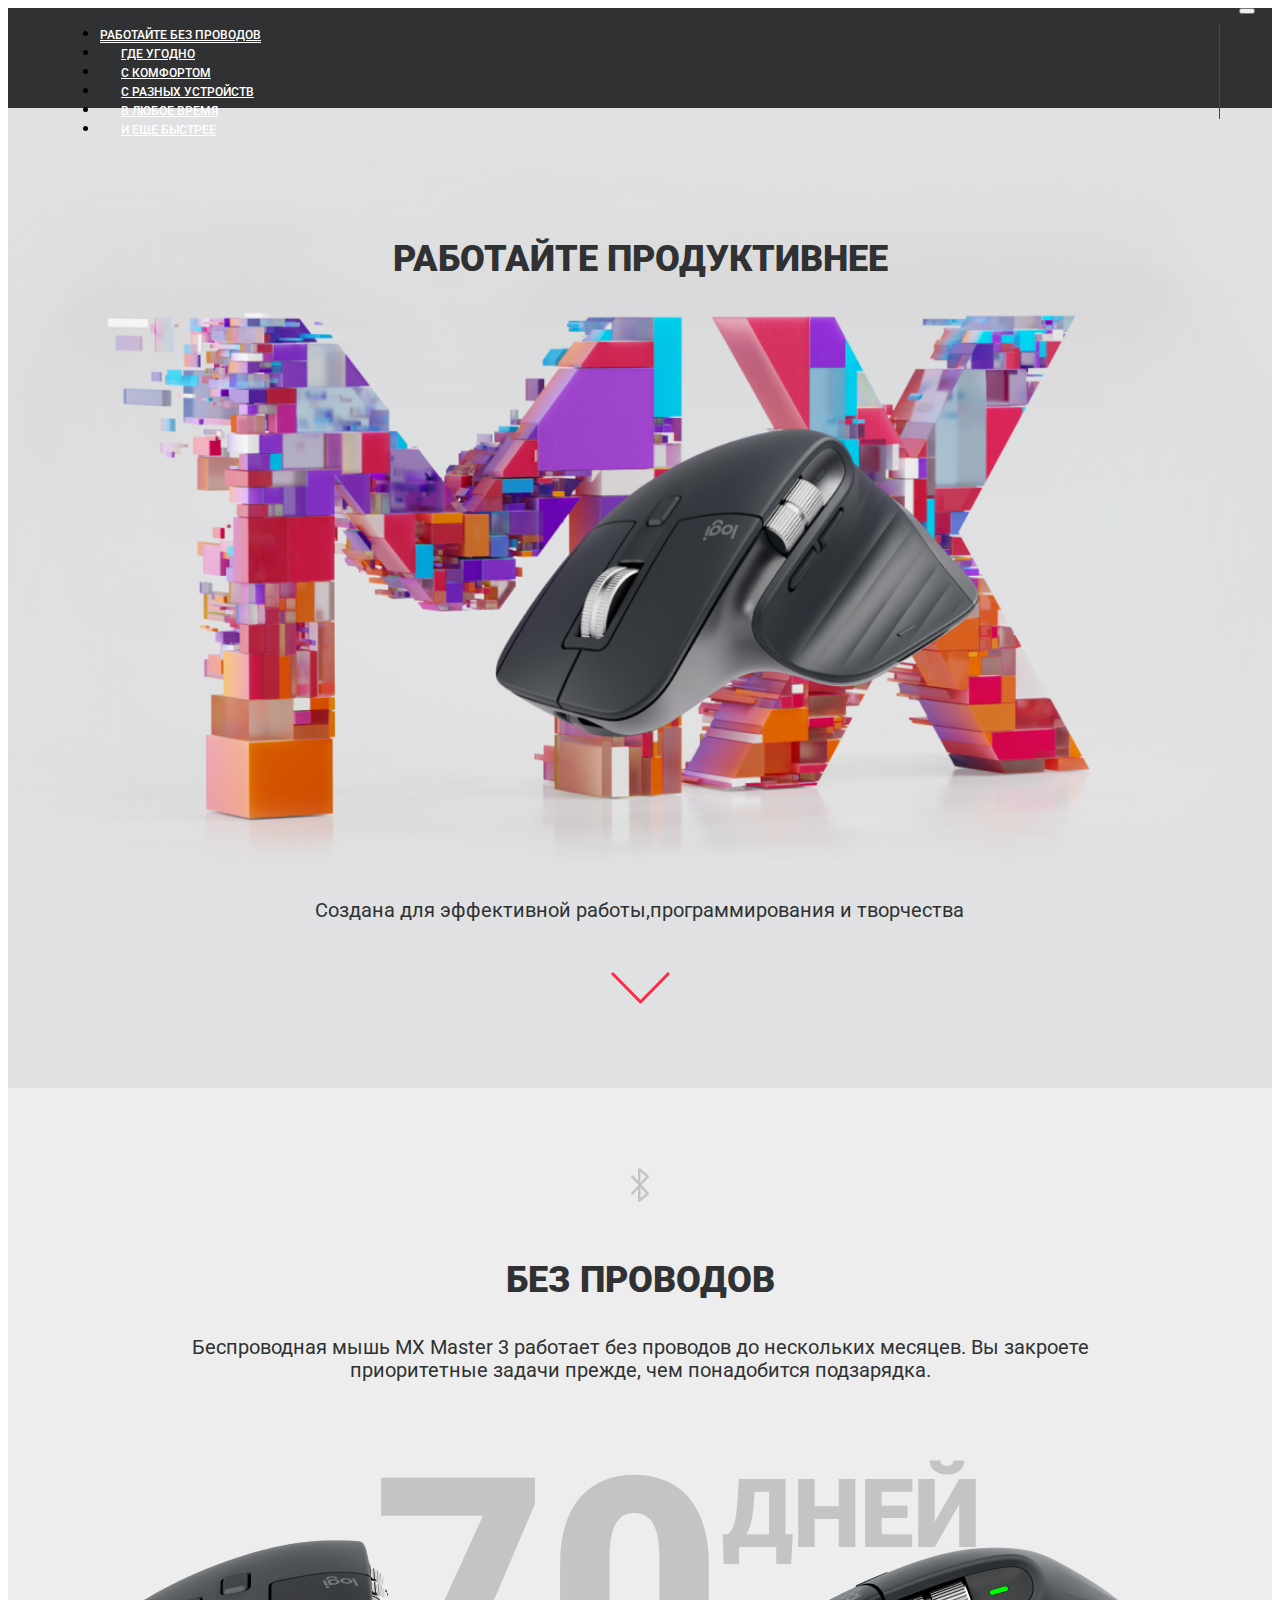
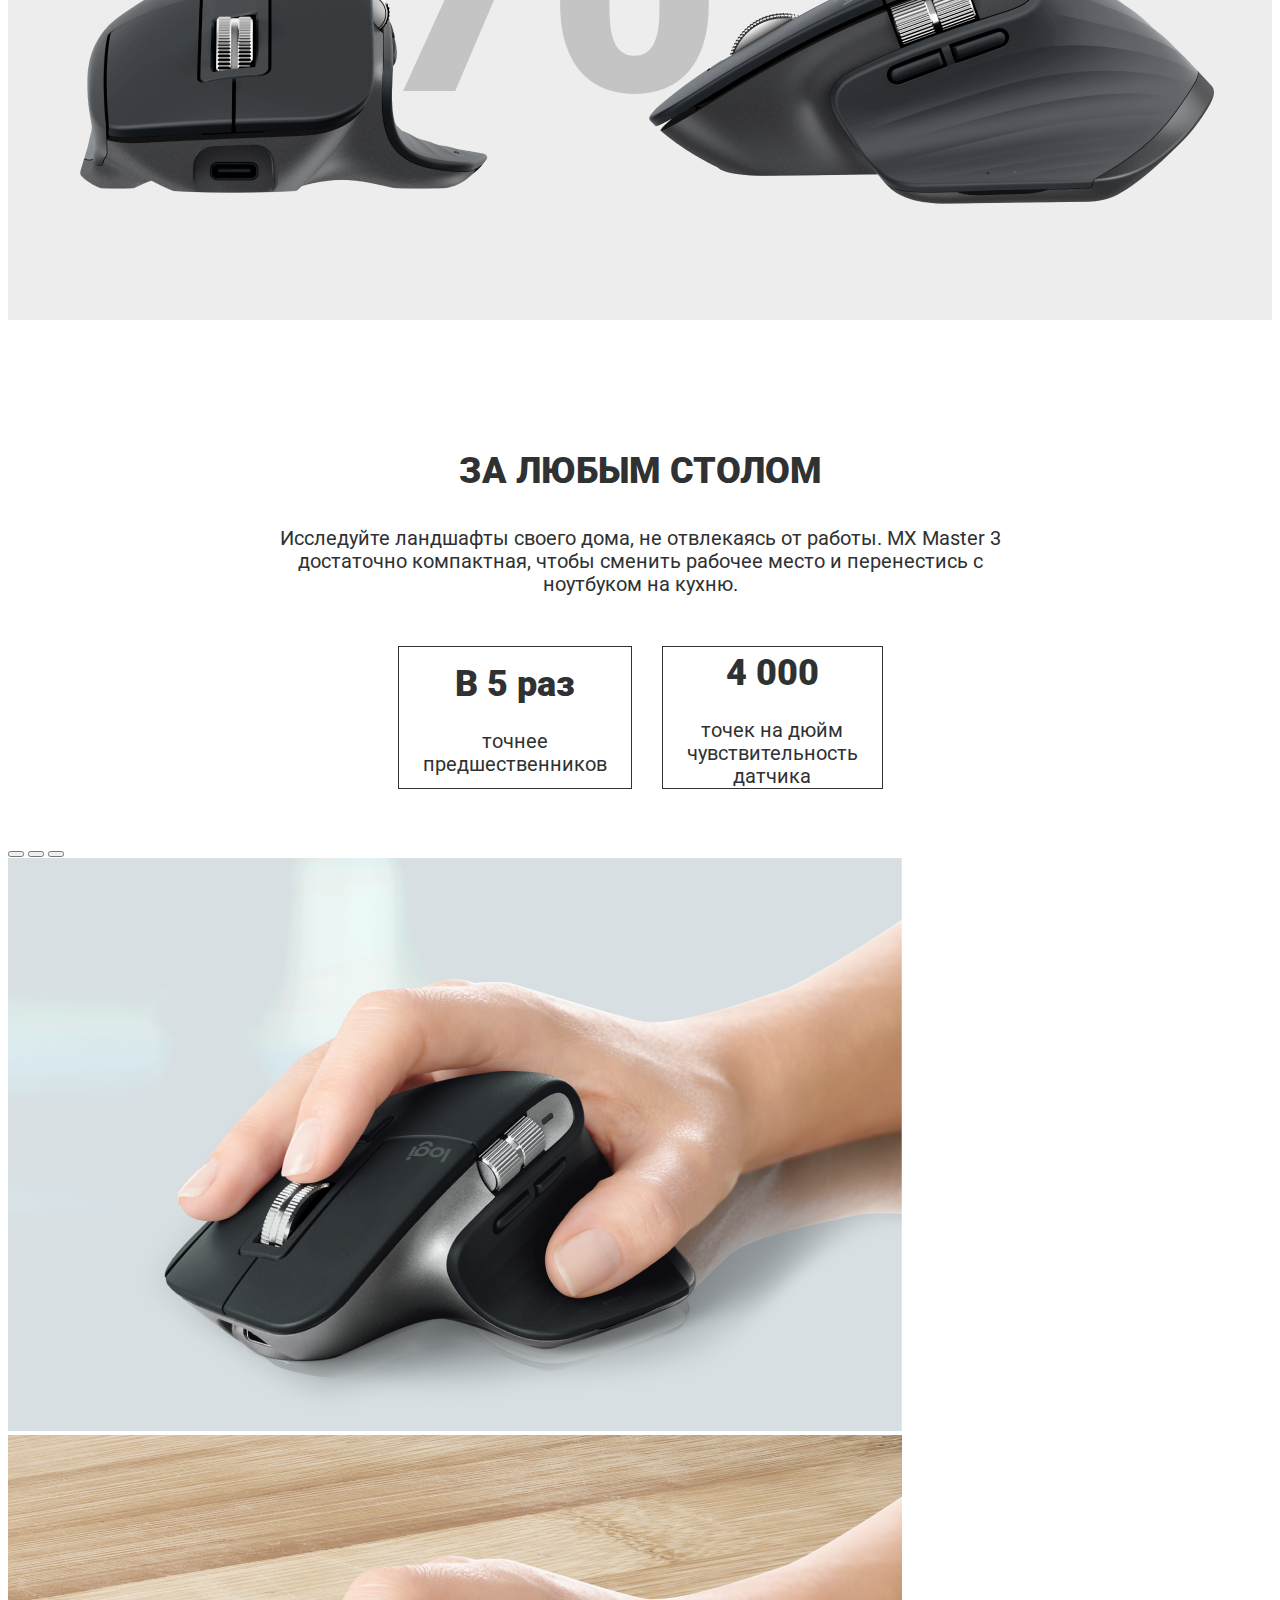
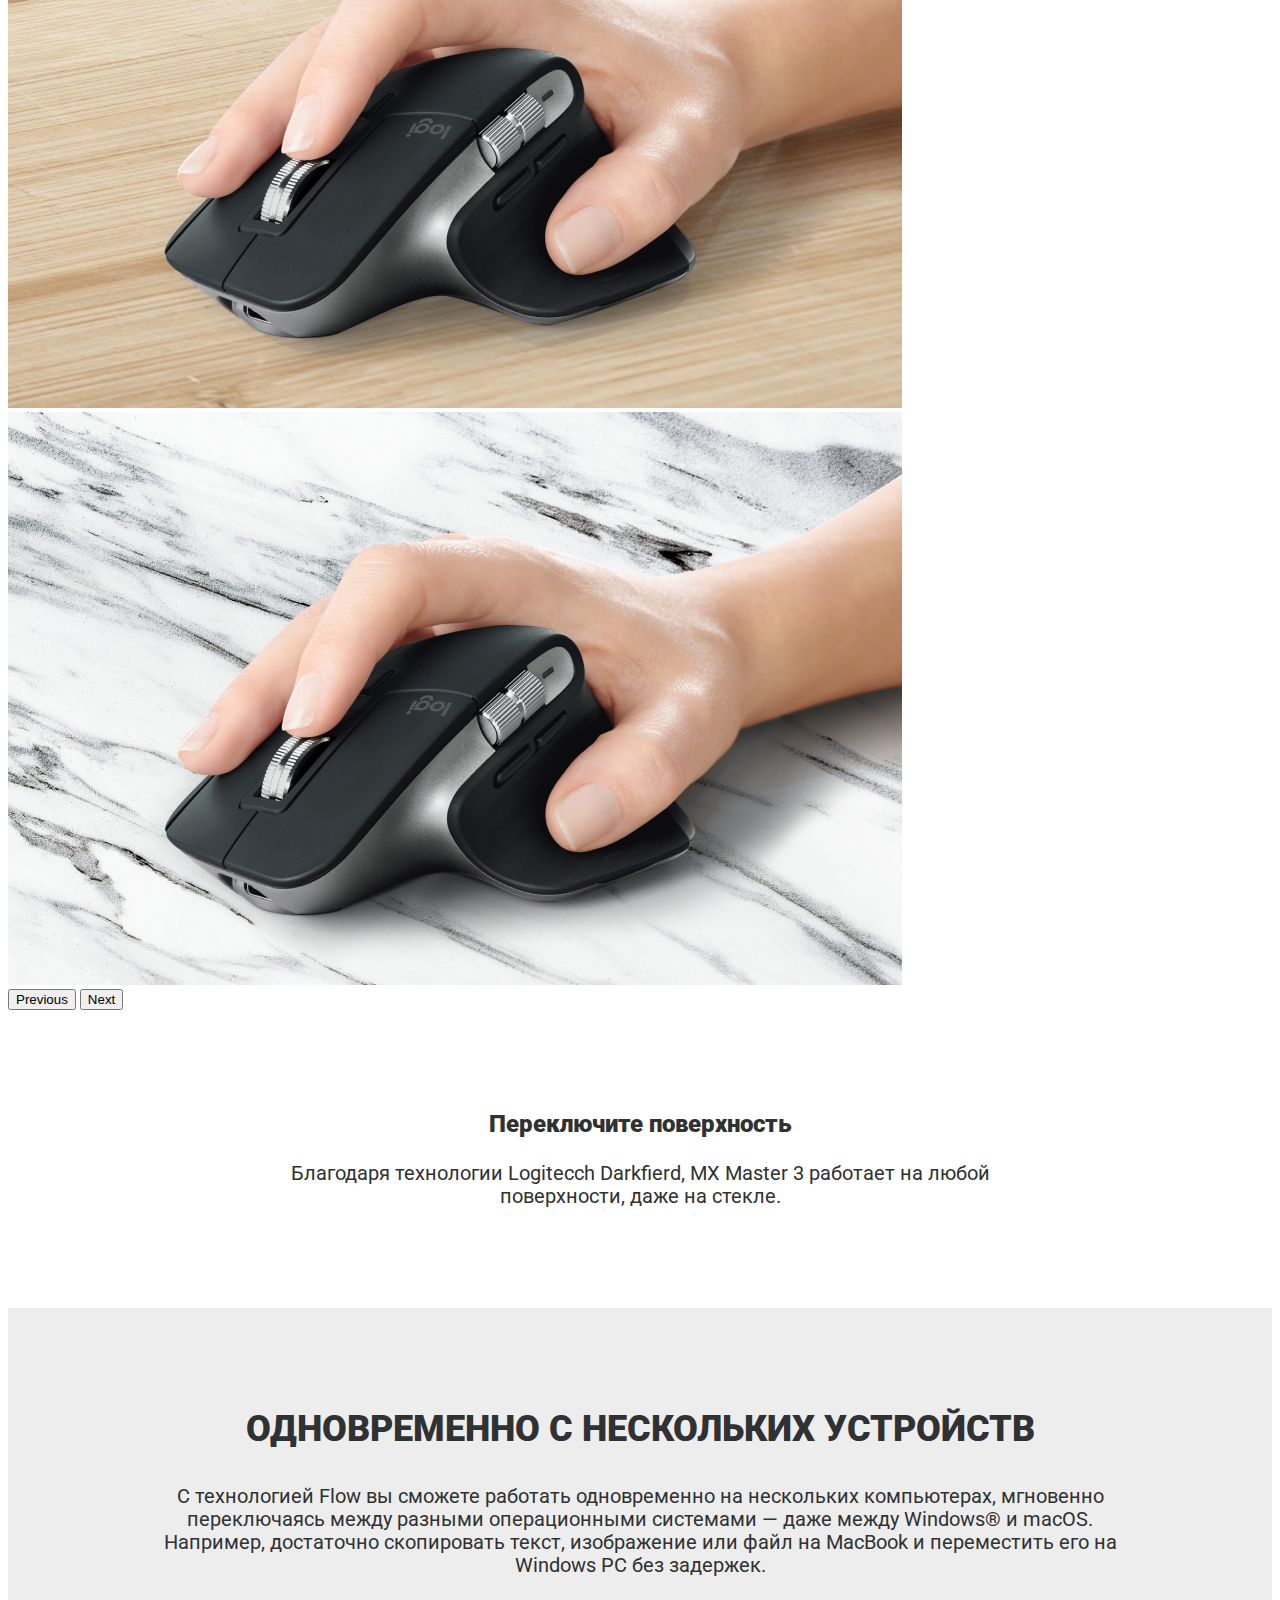
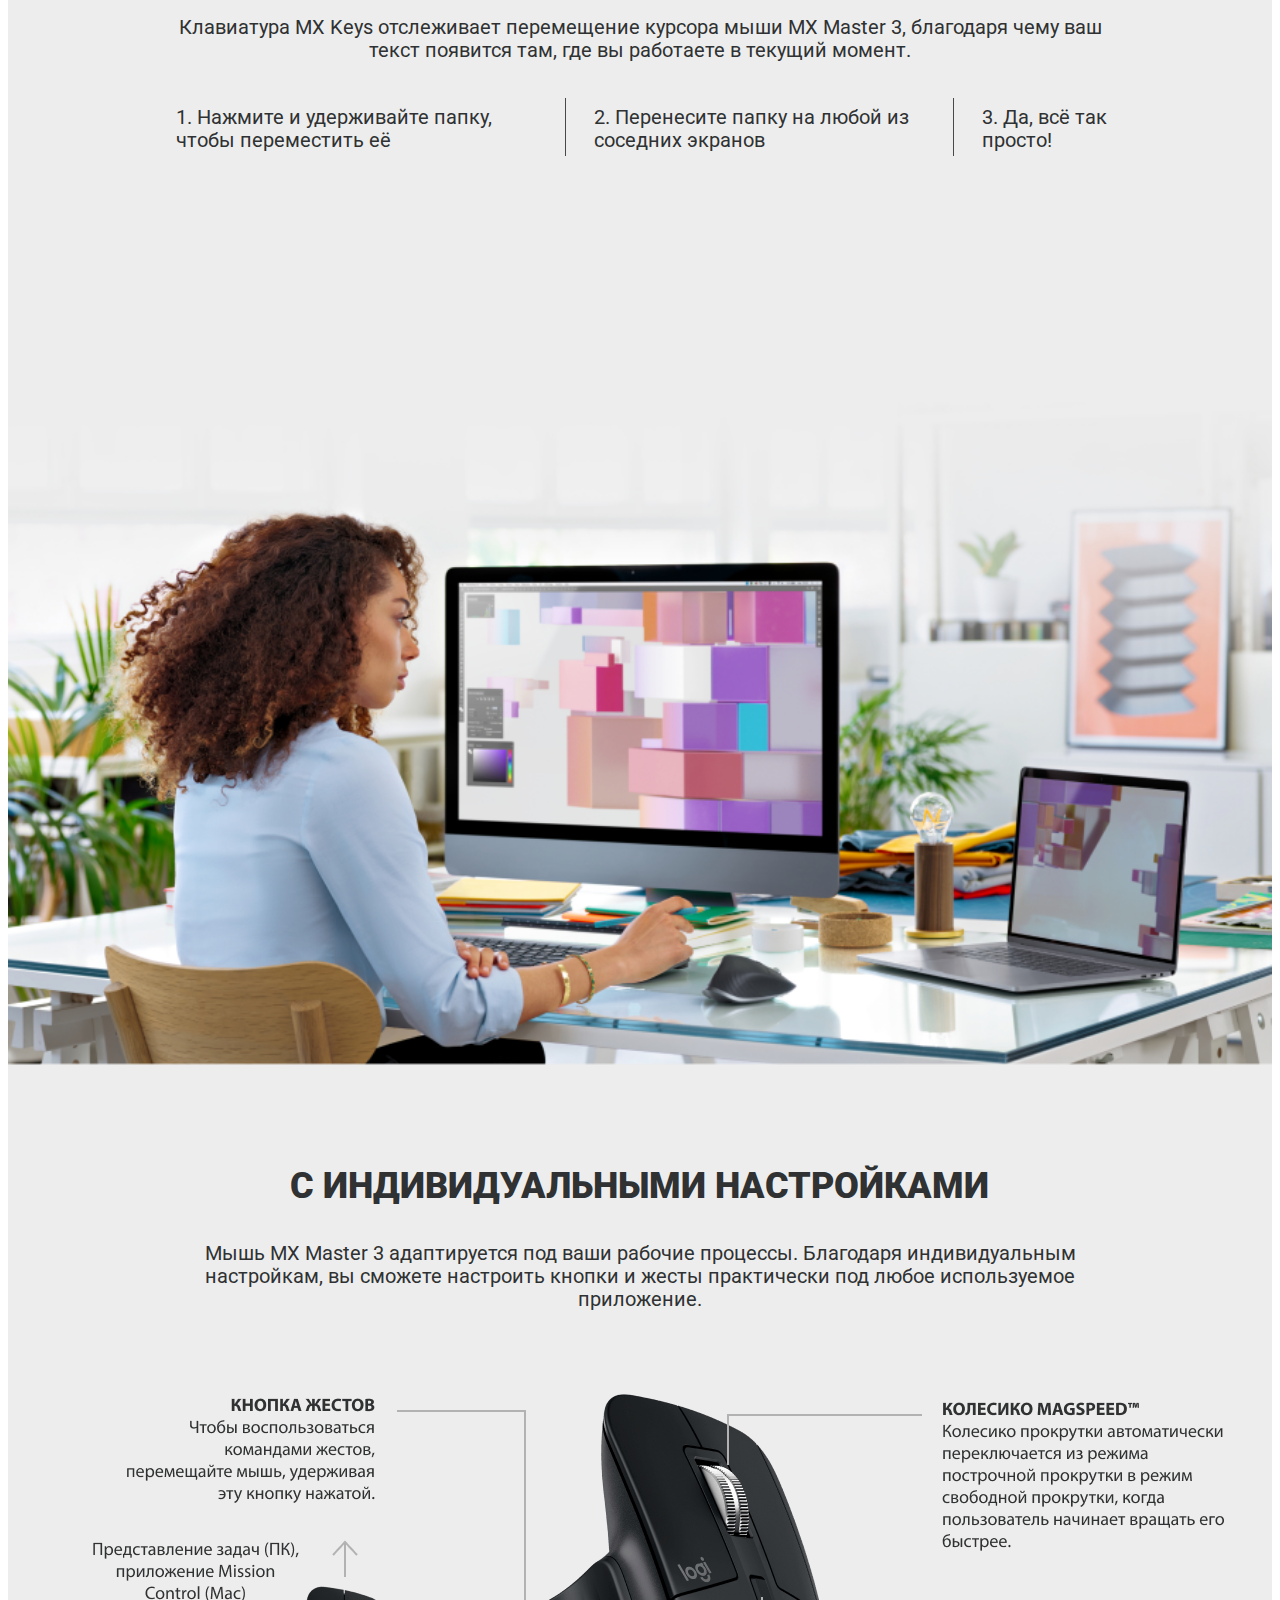
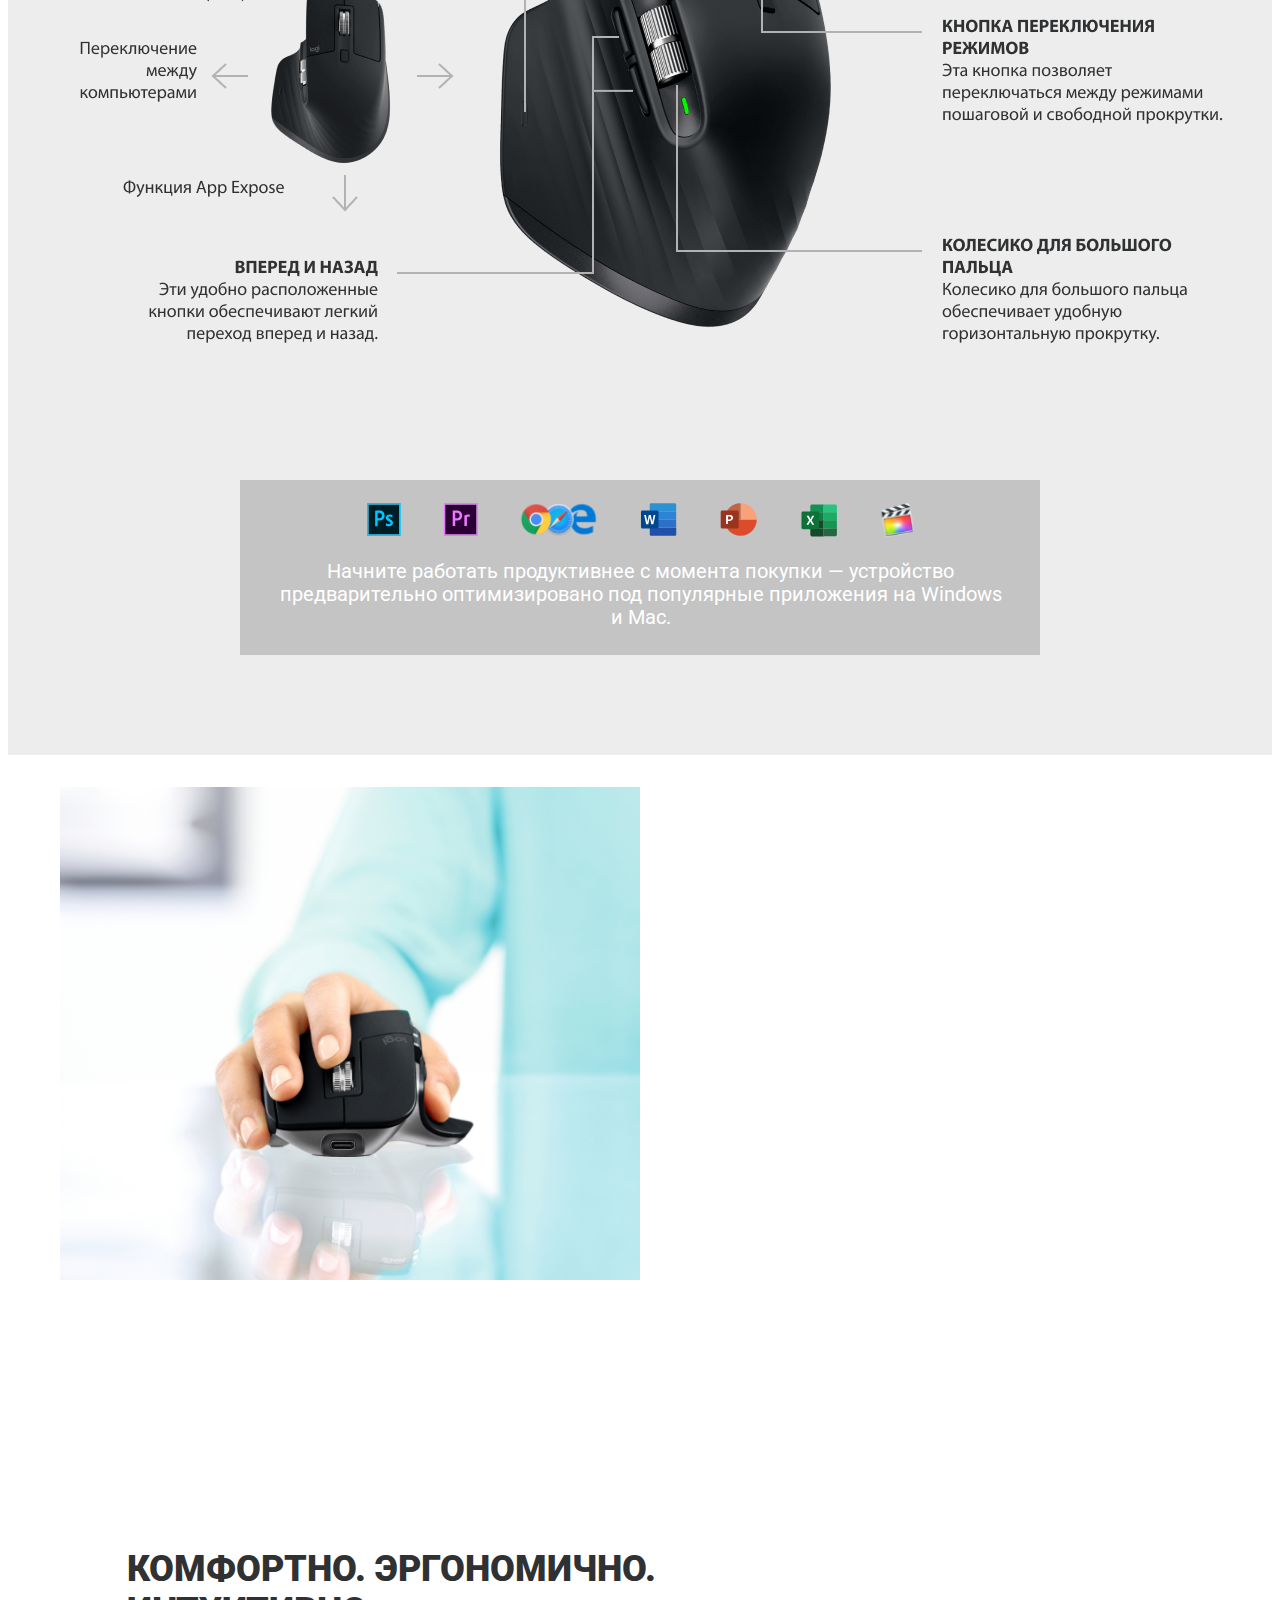
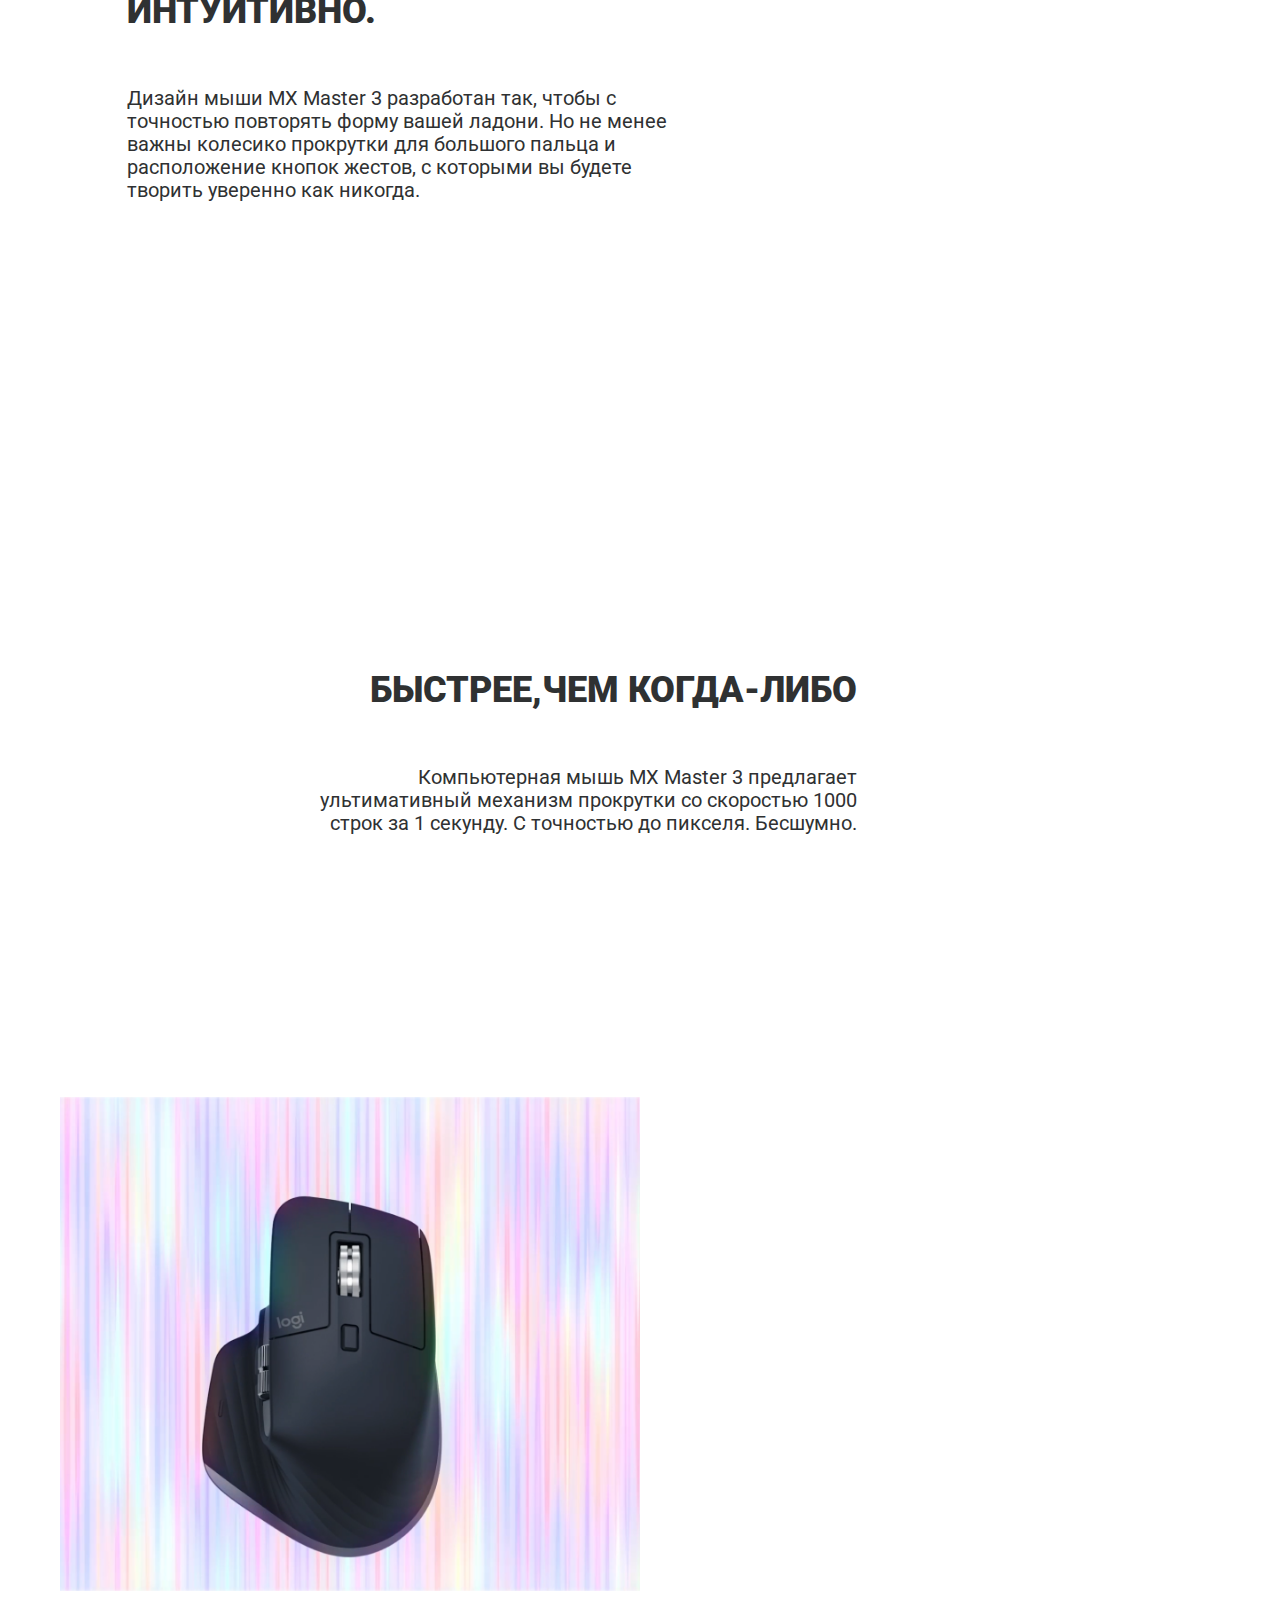
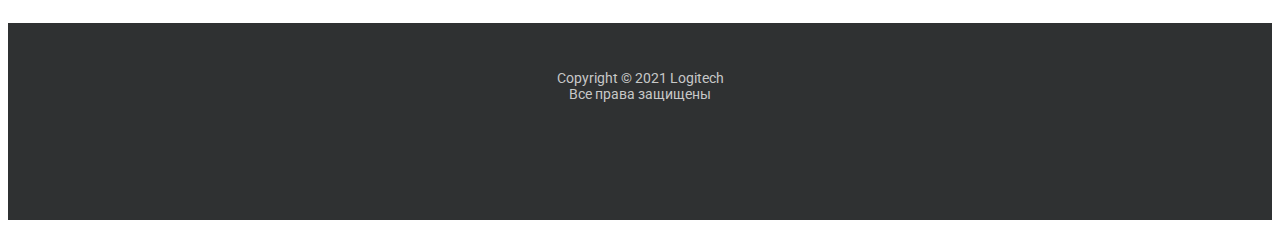
<file: secondPRLogitech/index.html>
<!DOCTYPE html>
<html lang="en">
<head>
     <meta charset="UTF-8">
    <meta http-equiv="X-UA-Compatible" content="IE=edge">
    <meta name="viewport" content="width=device-width, initial-scale=1.0">
    <title>Logitech MX 3</title>
    <link href="https://cdn.jsdelivr.net/npm/bootstrap@5.0.0-beta2/dist/css/bootstrap.min.css" rel="stylesheet" integrity="sha384-BmbxuPwQa2lc/FVzBcNJ7UAyJxM6wuqIj61tLrc4wSX0szH/Ev+nYRRuWlolflfl" crossorigin="anonymous">
    <link rel="stylesheet" href="style.css">
    <link rel="preconnect" href="https://fonts.gstatic.com">
<link href="https://fonts.googleapis.com/css2?family=Roboto:wght@400;500;900&display=swap" rel="stylesheet"> 
</head>
<body>
    <section class="top ">
        <header class="header center">
          
              <nav class="navbar navbar-expand-lg navbar-light">
                <div class="container-fluid">
                  <a href="index.html"> <img class="header__logo header__logo_dark" src="img/Logo_Logitech_dark 1.svg" alt="logo">
                  </a>
                  <a href="index.html"> <img class="header__logo header__logo_white" src="img/Logo_Logitech 1.svg" alt="logo">
                  </a>
                  <button class="navbar-toggler" type="button" data-bs-toggle="collapse" data-bs-target="#navbarNav" aria-controls="navbarNav" aria-expanded="false" aria-label="Toggle navigation">
                    <span class="navbar-toggler-icon"></span>
                  </button>
                  <div class="collapse navbar-collapse menu-desctope" id="navbarNav">
                    <ul class="navbar-nav">
                      <li class="nav-item">
                        <a class="nav-link active" aria-current="page" href="#">РАБОТАЙТЕ БЕЗ ПРОВОДОВ</a>
                      </li>
                      <li class="nav-item">
                        <a class="nav-link" href="#">ГДЕ УГОДНО</a>
                      </li>
                      <li class="nav-item">
                        <a class="nav-link" href="#">С КОМФОРТОМ</a>
                      </li>
                      <li class="nav-item">
                        <a class="nav-link" href="#">С РАЗНЫХ УСТРОЙСТВ</a>
                      </li>
                      <li class="nav-item">
                        <a class="nav-link" href="#">В ЛЮБОЕ ВРЕМЯ</a>
                      </li>
                      <li class="nav-item">
                        <a class="nav-link" href="#">И ЕЩЕ БЫСТРЕЕ</a>
                      </li>
                    </ul>
                  </div>
                </div>
              </nav>
      </header>
      <div class="top__image">
          <h2 class="heading">РАБОТАЙТЕ ПРОДУКТИВНЕЕ</h2>
      </div>
      <p class="text top__text-margin">Создана для эффективной работы,программирования и творчества</p>
      <div class="top__arrow center-content">
          <a href="#bluetooth">

            <svg class="top__svg" width="61" height="33" viewBox="0 0 61 33" fill="none" xmlns="http://www.w3.org/2000/svg">
              <path d="M2 2L30.5 31L59 2" stroke="#FF2947" stroke-width="3" stroke-linejoin="round"/>
              </svg>
              
          </a>
          </div>
            
    </section>
    <section class="bluetooth " id="bluetooth">
        <div class="bluetooth_icon center-content">
            <svg width="18" height="34" viewBox="0 0 18 34" fill="none" xmlns="http://www.w3.org/2000/svg">
                <path d="M17.6858 24.8216L10.6287 16.9999L17.6858 9.17916C17.9075 8.93286 18.0206 8.60468 17.9969 8.27192C17.9733 7.93882 17.8161 7.63003 17.5612 7.41826L8.98225 0.27754C8.62269 -0.0218854 8.12554 -0.0847721 7.70464 0.116904C7.28373 0.317716 7.0155 0.746169 7.0155 1.21725V12.9959L2.09065 7.53726C1.64323 7.04108 0.88199 7.00615 0.391728 7.45937C-0.0985325 7.91259 -0.133045 8.68224 0.314764 9.17883L7.0155 16.6057V17.3944L0.31483 24.8216C-0.133373 25.3174 -0.0988606 26.0875 0.391794 26.5411C0.882449 26.9947 1.64297 26.9597 2.09071 26.4628L7.01517 21.0049V32.7828C7.01517 33.2534 7.28379 33.6822 7.70431 33.8835C7.86788 33.9614 8.04346 34 8.21786 34C8.49166 34 8.76265 33.9058 8.98232 33.7233L17.5612 26.5824C17.8161 26.3703 17.9733 26.0615 17.9969 25.7288C18.0205 25.3961 17.9083 25.0678 17.6858 24.8216ZM9.42081 3.79435L15.0552 8.48375L9.42081 14.7287V3.79435ZM9.42081 30.2056V19.2716L15.0552 25.5162L9.42081 30.2056Z" fill="#C4C4C4"/>
                </svg>       
        </div>
        <h2 class="heading">БЕЗ ПРОВОДОВ</h2>
        <p class="text text_margin center">Беспроводная мышь MX Master 3 работает без проводов до нескольких месяцев. Вы закроете приоритетные задачи прежде, чем понадобится подзарядка.</p>
    <div class="center-bluetooth">
        <div class="bluetooth_img">
        <h3 class="bluetooth__heading"><span class="bluetooth__heading_day">70</span><span class="bluetooth__heading_day-mini">дней</span></h3>
    </div>
    </div>
    </section>
    <section class="info">
        <h2 class="heading">ЗА ЛЮБЫМ СТОЛОМ</h2>
        <p class="text info__text">Исследуйте ландшафты своего дома, не отвлекаясь от работы.
            MX Master 3 достаточно компактная, чтобы сменить рабочее место и перенестись с ноутбуком на кухню.</p>
            <div class="info__content">
                <div class="info__item">
                    <h2 class="heading info__item-heading">В 5 раз</h2>
                    <p class="text">точнее
                        предшественников</p>
                </div>
                <div class="info__item">
                    <h2 class="heading info__item-heading">4 000</h2>
                    <p class="text">точек на дюйм
                        чувствительность датчика</p>
                </div>
            </div>
            <div class="info__slider">
            <div id="carouselExampleIndicators" class="carousel slide" data-bs-ride="carousel">
                <div class="carousel-indicators">
                  <button type="button" data-bs-target="#carouselExampleIndicators" data-bs-slide-to="0" class="active" aria-current="true" aria-label="Slide 1"></button>
                  <button type="button" data-bs-target="#carouselExampleIndicators" data-bs-slide-to="1" aria-label="Slide 2"></button>
                  <button type="button" data-bs-target="#carouselExampleIndicators" data-bs-slide-to="2" aria-label="Slide 3"></button>
                </div>
                <div class="carousel-inner">
                  <div class="carousel-item active">
                    <img src="img/glass.png" class=" d-block w-100 no_full_hd" alt="glass"> 
                    <!-- <img src="img/2glass.png" class="d-block w-100 full_hd" alt="glass"> -->
                  </div>
                  <div class="carousel-item">
                    <img src="img/linoleum.png" class="d-block w-100 no_full_hd" alt="linoleum">
                    <!-- <img src="img/2linoleum.png" class="d-block w-100 full_hd" alt="linoleum"> -->
                  </div>
                  <div class="carousel-item">
                    <img src="img/marble.png" class="d-block w-100 no_full_hd" alt="marble">
                    <!-- <img src="img/2marble.png" class="d-block w-100 full_hd" alt="marble"> -->
                  </div>
                </div>
                <button class="carousel-control-prev" type="button" data-bs-target="#carouselExampleIndicators"  data-bs-slide="prev">
                  <span class="carousel-control-prev-icon" aria-hidden="true"></span>
                  <span class="visually-hidden">Previous</span>
                </button>
                <button class="carousel-control-next" type="button" data-bs-target="#carouselExampleIndicators"  data-bs-slide="next">
                  <span class="carousel-control-next-icon" aria-hidden="true"></span>
                  <span class="visually-hidden">Next</span>
                </button>
              </div>
              </div>
              <h3 class="info__heading">Переключите поверхность</h3>
              <p class="text text_margin text_info">Благодаря технологии Logitecch Darkfierd,
                MX Master 3 работает на любой поверхности, даже на стекле.</p>
        </section>
        <section class="flow flow_center">
            <h2 class="heading">ОДНОВРЕМЕННО С НЕСКОЛЬКИХ УСТРОЙСТВ</h2>
<p class="text text_margin text_flow-p">С технологией Flow вы сможете работать одновременно на нескольких компьютерах, мгновенно
    переключаясь между разными операционными системами — даже между Windows® и macOS.
    Например, достаточно скопировать текст, изображение или файл на MacBook и переместить его
    на Windows PC без задержек.
    </p>
    <br>
    <p class="text text_margin text_flow-p">
        Клавиатура MX Keys отслеживает перемещение курсора мыши MX Master 3, благодаря чему ваш
        текст появится там, где вы работаете в текущий момент.</p>
        <ol class="flow__ol">
            <li class="text text_flow">Нажмите и удерживайте
                папку, чтобы переместить её</li>
            <li class="text text_flow">Перенесите папку на любой
                из соседних экранов</li>
            <li class="text text_flow">Да, всё так просто!</li>
        </ol>
        </section>
        <section class="settings mouse_center">
            <h2 class="heading heading_settings">С ИНДИВИДУАЛЬНЫМИ НАСТРОЙКАМИ</h2>
            <p class="text text_margin text_settings-p">Мышь MX Master 3 адаптируется под ваши рабочие процессы. Благодаря
                индивидуальным настройкам, вы сможете настроить кнопки и жесты практически
                под любое используемое приложение.
            </p>
            <div class="settings__slider-img">
              <img src="img/744aa55 1.png" alt="mouse">
            </div>
            <div id="settins-slider" class="carousel slide settings__slider" data-bs-ride="carousel">
                <div class="carousel-indicators">
                  <button type="button" data-bs-target="#settins-slider" data-bs-slide-to="0" class="active" aria-current="true" aria-label="Slide 1"></button>
                  <button type="button" data-bs-target="#settins-slider" data-bs-slide-to="1" aria-label="Slide 2"></button>
                  <button type="button" data-bs-target="#settins-slider" data-bs-slide-to="2" aria-label="Slide 3"></button>
                </div>
                <div class="carousel-inner">
                  <div class="carousel-item active">
                    <img src="img/f370c2e.png" class="d-block w-100" alt="...">
                  </div>
                  <div class="carousel-item">
                    <img src="img/f370c2e.png" class="d-block w-100" alt="...">
                  </div>
                  <div class="carousel-item">
                    <img src="img/f370c2e.png" class="d-block w-100" alt="...">
                  </div>
                </div>
              </div>
              <div class="settings__content">
                  <div class="settings__icons">
                      <img class="settings__img" src="img/3255aba.svg" alt="programm">
                      <img class="settings__img" src="img/fb7cb0e.svg" alt="programm">
                      <img class="settings__img" src="img/6cdb3de.svg" alt="programm">
                      <img class="settings__img" src="img/a912d31.svg" alt="programm">
                      <img class="settings__img" src="img/48bb36d.svg" alt="programm">
                      <img class="settings__img" src="img/9def687.svg" alt="programm">
                      <img class="settings__img" src="img/95dc294.svg" alt="programm">
                  </div>
                  <p class="text  text_settings">Начните работать продуктивнее с момента покупки — устройство
                    предварительно оптимизировано под популярные приложения
                    на Windows и Mac.</p>
              </div>
            

        </section>
        <section class="mouse center">
           <div class="mouse_item mouse__text mouse__text_1">
           <h2 class="heading">КОМФОРТНО.
            ЭРГОНОМИЧНО. ИНТУИТИВНО.</h2>
            <p class="text text_margin text_mouse">Дизайн мыши MX Master 3 разработан так, чтобы с точностью повторять форму вашей ладони. Но не менее важны колесико прокрутки для большого пальца
                и расположение кнопок жестов, с которыми вы будете творить уверенно как никогда.</p>
        </div>
           <div class="mouse_item mouse__img mouse__img_1"></div>
           <div class="mouse_item mouse__text mouse__text_2">
               <h2 class="heading">БЫСТРЕЕ,ЧЕМ КОГДА-ЛИБО</h2>
               <p class="text text_margin text_mouse">Компьютерная мышь MX Master 3 предлагает ультимативный механизм прокрутки
                со скоростью 1000 строк за 1 секунду.
                С точностью до пикселя. Бесшумно.</p>
           </div>
           <div class="mouse_item mouse__img mouse__img_2"></div>
        </section>
         <footer class="footer ">
            Copyright &copy; 2021 Logitech
            <br>
            Все права защищены
        </footer>
        
        
    <script src="https://cdn.jsdelivr.net/npm/bootstrap@5.0.0-beta2/dist/js/bootstrap.bundle.min.js" integrity="sha384-b5kHyXgcpbZJO/tY9Ul7kGkf1S0CWuKcCD38l8YkeH8z8QjE0GmW1gYU5S9FOnJ0" crossorigin="anonymous"></script>
</body>
</html>
</file>
<file: secondPRLogitech/style.css>
body {
font-family: Roboto;

}
.header__logo_white {
display: none;

}
/* .full_hd {
  display:none;
} */


.top {
    background: #E0E1E2;
    padding-bottom: 48px;
}

.heading {  
font-style: normal;
font-weight: 900;
font-size: 20px;
line-height: 23px;
text-align: center;
color: #2F3132;
margin-bottom: 20px;
}

.text {
font-style: normal;
font-weight: normal;
font-size: 14px;
line-height: 16px;
text-align: center;
color: #2F3132;
margin-bottom: 0px;
}

.text_margin {
margin-left: 34px;
margin-right: 33px;
}

.text_flow {
margin-bottom: 23px;
text-align: left;
width: 224px;
}

.text_settings {
color:#fff;
margin-left: 5px;
margin-right: 11px;
}


.top__text-margin {
margin-left: 59px ;
margin-right: 59px ;
}

.top__image {margin-top: 94px
    ;height: 230px;
    background-image: url(img/MX-Master\ 1.png);
    background-size: contain;
    background-repeat: no-repeat;
    margin-bottom: 67px;
    background-position: center;
}

.top__arrow {
margin-top: 40px;
}

.top__svg {
  width: 42px;
  height: 22px;

}
.center-content {
display:flex;
justify-content: center;
}

.navbar > .container, .navbar > .container-fluid, .navbar > .container-lg, .navbar > .container-md, .navbar > .container-sm, .navbar > .container-xl, .navbar > .container-xxl {
  justify-content: center;
}
.navbar {
  padding-top: 25px;
}

.navbar-light .navbar-toggler {
  position: absolute;
  right: 25px;
 }
 

.bluetooth{
background: #EDEDED;
padding-top:42px ;
padding-bottom: 18px;
}

.bluetooth_icon {
padding-bottom:27px ;
}

.bluetooth__heading{
font-style: normal;
font-weight: 900;
font-size: 60px;
line-height: 70px;
text-align: center;
text-transform: uppercase;
color: #C4C4C4;
margin-top: 31px;
}

.bluetooth_img {
height: 308px;
background-image: url(img/High_Resolution_PNG-MX\ Master\ 3\ LEFT\ GRAPHITE\ 1.png);
background-repeat: no-repeat;
background-position:  center;
background-size: contain;
}

.info {
padding-top: 70px;
padding-bottom: 64px;
}

.info__item { border: 1px solid #2F3132;
    flex-basis: 166px;
    min-height: 94px;
    display: flex;
    flex-direction:column;
    justify-content: center;
    padding-left: 17px;
    padding-right: 17px;
}

.info__content {margin-top: 30px;
  margin-bottom: 28px;
  display: flex;
  justify-content: center;
  gap: 6px;

}

.info__heading {
font-style: normal;
font-weight: 900;
font-size: 14px;
line-height: 16px;
text-align: center;
color: #2F3132;
}

.carousel {
margin-bottom: 100px;
}

.info__text {
margin-left: 67px;
margin-right: 61px;
}

.info__item-heading {
margin-bottom: 5px;
}

.flow {
padding-top: 70px;
padding-bottom: 218px;
background-image: url(img/High_Resolution_JPG-MX\ Lifestyle\ 2346\ 1.png);
background-color: #EDEDED;
background-repeat: no-repeat;
background-position: bottom;
background-size: contain;
}

.flow__ol {
margin-top: 36px;
padding-left: 54px;
}

.settings  {
padding-top: 70px;
background: #EDEDED;
}

.settings__slider {
margin: 35px 22px 98px 23px;
    }

.settings__content {background: #C4C4C4;padding: 23px 22px 26px 29px;    ;
}

.settings__icons {
display: flex;
justify-content: space-between;
margin-bottom: 22px;
}

.mouse__text {
padding-top: 70px;
padding-bottom: 20px;
}

.mouse__img {
height: 310px;
background-repeat: no-repeat;
background-size: contain;
background-position:  center;
}

.mouse__img_1 {
background-image: url(img/High_Resolution_JPG-MX\ Master\ Lifestyle\ 2602\ SpaceGrey\ for\ MAC\ 2.jpg);

}

.mouse__img_2 {
background-image: url(img/image\ 2.jpg);
    }

    .footer {
background: #2F3132;
height: 75px;
font-style: normal;
font-weight: normal;
font-size: 7px;
line-height: 8px;
text-align: center;
color: #C7C8C8;
padding-top: 22px;
}

.settings__slider-img {
  display: none;
  
  }
@media (min-width: 768px) {

.settings__slider-img {
display: none;

}
.top {
    
    padding-bottom: 80px;
  }

.navbar {
  padding-top: 54px;}


.top__image {
   
    margin-top: 159px;
    height: 514px;
    margin-bottom: 124px;
  }
  
  .header__logo {
width: 240px;
  }

  .heading {  
    font-size: 40px;
    line-height: 47px;
    margin-bottom: 30px;
    }

.text {
    font-size: 24px;
    line-height: 28px;
  }
  
  .text_margin {
    margin-left: 77px;
    margin-right: 77px;
    }

  .top__text-margin {
    margin-left: 154px;
    margin-right: 155px;
  }
  
.top__arrow {
    margin-top: 76px;
  }
  
  .top__svg {
    width: 61px;
    height: 33px;
}

.bluetooth {
  padding-top:80px;
  padding-bottom: 3px;
  }

  .bluetooth__heading {
    font-size: 150px;
    line-height: 176px;
  
    }

    .bluetooth_img{
     height: 686px;
      margin-left: 39px;
      margin-right: 19px;
      
      }

      .info__content {
        margin-top: 50px;
        margin-bottom: 50px;
        gap: 30px;

      }
.info__item-heading {
margin-top: 5px;

}

.info__item { 
  min-height: 170px;
}


.info__heading {
 
  font-size: 24px;
  line-height: 28px;
}
.flow {

  padding-bottom: 498px;
  background-size: contain;
  padding-left: 64px;
  padding-right: 65px;
  }

  .text_flow-p {
margin-left: 0;
margin-right: 0;

  }

.flow__ol {
  display: flex;
  list-style-position: inside;
  padding-left: 0;
}

.text_flow {
 width: auto;
  padding-right: 21px;
  padding-left: 28px;
  border-left: 1px solid #494949;
  font-size: 20px;
  line-height: 23px;
  padding-top: 8px;
  padding-bottom: 4px;
  ;
}
.text_flow:first-child {
border-left: none;
padding-left: 0;

}

.text_flow:last-child {
 
  padding-right: 0;
  
  }

  .settings {
padding-bottom: 70px;

  }
.settings__slider {
  
  margin: 54px 198px 150px;
}

.heading_settings {
margin-left: 64px;
margin-right: 65px;

}
.text_settings-p {
margin-left: 64px;
margin-right: 65px;
}

.settings__img {

  height: 35px;
}
.settings__content {
margin-left: 64px;
margin-right: 65px;
}
 
.settings__icons {
margin-right: 104px;
margin-left: 98px;

}

.text_settings {
font-size: 20px;
line-height: 23px;

}

.text_mouse {
margin-left: 0;
margin-right: 0;


}
.mouse__text {
padding-left: 67px;
padding-right: 65px;
padding-bottom: 50px;

}
.mouse__img {

  height: 549px;
}

.footer {
font-size: 14px;
line-height: 16px;
height: 150px;
padding-top: 47px;
}

}

@media (min-width: 1024px) {
  
   

  /* .no_full_hd {
display: none;
  } 

  .full_hd {
    display: block;
  }  */

  .center {
padding-left: calc(50% - 580px);
padding-right: calc(50% - 580px); 

  }

  .header {
    height: 100px;
    background: #2F3132;
    display: flex;
    align-items: center;

  }
  .header__logo_dark {

    display: none;
  }

  .header__logo_white {
display: block;
width: 150px;

  } 
.navbar {
  padding-top: 0;
  padding-bottom: 0;
  width: 100%;

}
.navbar-light .navbar-nav .nav-link {
  font-style: normal;
font-weight: 500;
font-size: 12px;
line-height: 14px;
text-align: center;
color: #FFFFFF;
}

.navbar-light .navbar-nav .nav-link.active, .navbar-light .navbar-nav .show > .nav-link {
  border-bottom: 1px solid #fff;
  font-style: normal;
font-weight: 500;
font-size: 12px;
line-height: 14px;
text-align: center;
text-transform: uppercase;
color: #FFFFFF;
}

.navbar-expand-lg .navbar-nav .nav-link {
  padding-left: 0;
  padding-right: 0;
}



.nav-item {
padding-left: 21px;
padding-right: 21px;
border-right: 1px solid #494949;

}

.nav-item:first-child {
  padding-left: 0;
  
  }
  .nav-item:last-child {
    padding-right: 0;
    border: none;
    
    }

    .top__image {
margin-top: 20px;
height: 671px;
padding-top: 80px;
margin-bottom: 8px;

    }

.navbar > .container, .navbar > .container-fluid, .navbar > .container-lg, .navbar > .container-md, .navbar > .container-sm, .navbar > .container-xl, .navbar > .container-xxl {
  
  justify-content: space-between;
  padding: 0;
}


  .navbar-expand-lg .navbar-collapse {
    justify-content: flex-end;
  }

  .heading {
    font-size: 36px;
    line-height: 42px;
    margin-bottom: 35px;
  }

  .text {
    font-size: 20px;
    line-height: 23px;
  }

  .top__arrow {
margin-top: 49px;

  }

  .bluetooth_img {
height: 427px;
background: url(img/High_Resolution_PNG-MX\ Master\ 3\ FRONT\ GRAPHITE\ 1.png) no-repeat 0 109px, url(img/222High_Resolution_PNG-MX\ Master\ 3\ LEFT\ GRAPHITE.png) no-repeat right 109px;
margin-left: -10px;
margin-right: -10px;
  }

  .center-bluetooth {
    padding-left: calc(50% - 622px);
    padding-right: calc(50% - 622px);
  }

  .bluetooth__heading {
font-size: 96px;
line-height: 112px;
display: flex;
justify-content: center;

  }
  .bluetooth__heading_day {

    font-size: 300px;
    line-height: 352px;
    padding-left: 74px;
  }

  .bluetooth__heading_day-mini {

    padding-top: 45px;
  }

  .bluetooth {
    padding-top:80px;
    padding-bottom: 80px;
    }

    .info {
padding-top: 100px;
padding-bottom: 100px;
    }

    .info__text {
width: 765px;
margin: auto;
    }

    .info__item {
min-height: 140px;
padding-left: 24px;
padding-right: 24px;

    }

    .info__item-heading {
margin-bottom: 5px;

    }

    .info__slider {

      padding-left: calc(50% - 640px);
      padding-right: calc(50% - 640px);
    }

    .text_info {

      width: 765px;
      margin: auto;
    }

    .flow_center {
padding-left: calc(50% - 479px);
padding-right: calc(50% - 479px);
    }
 .flow__ol {

  margin-left: 15px;
 }

 .flow {
padding-bottom: 870px;

 }
.settings {

  padding-bottom: 100px;
}
 .settings__slider {

  display: none;
 }

 .text_settings-p {
  width: 958px;
  margin: auto;
}
.settings__slider-img {
display: flex;
justify-content: center;
margin-top: 71px;

}
.settings__content {
width: 749px;
margin: auto;

}

.mouse {
display: flex;
flex-wrap: wrap;

}
.mouse_center {

  padding-left: calc(50% - 655px);
  padding-right: calc(50% - 655px);
}

.mouse_item {
height: 557px;
width: 50%;
display: flex;
flex-direction: column;
justify-content: center;

}

.mouse__text_1 {
  padding-right: 217px;
}

.mouse__text_1 .heading {
  text-align: left;

} 

.mouse__text_1 .text {
  text-align: left;}

.mouse__text_2 {
padding-left: 217px;
}

.mouse__text_2 .heading {
  text-align: right;
}

.mouse__text_2 .text {
  text-align: right;}


.mouse__img_1 {
order: 1;
background-image: url(img/5_1.png);
}

.mouse__text_1 {
order: 2;
}

.mouse__img_2 {
  order: 4;
  background-image: url(img/5_2.png);
  }
  
  .mouse__text_2 {
  order: 3;
  }

}
</file>
